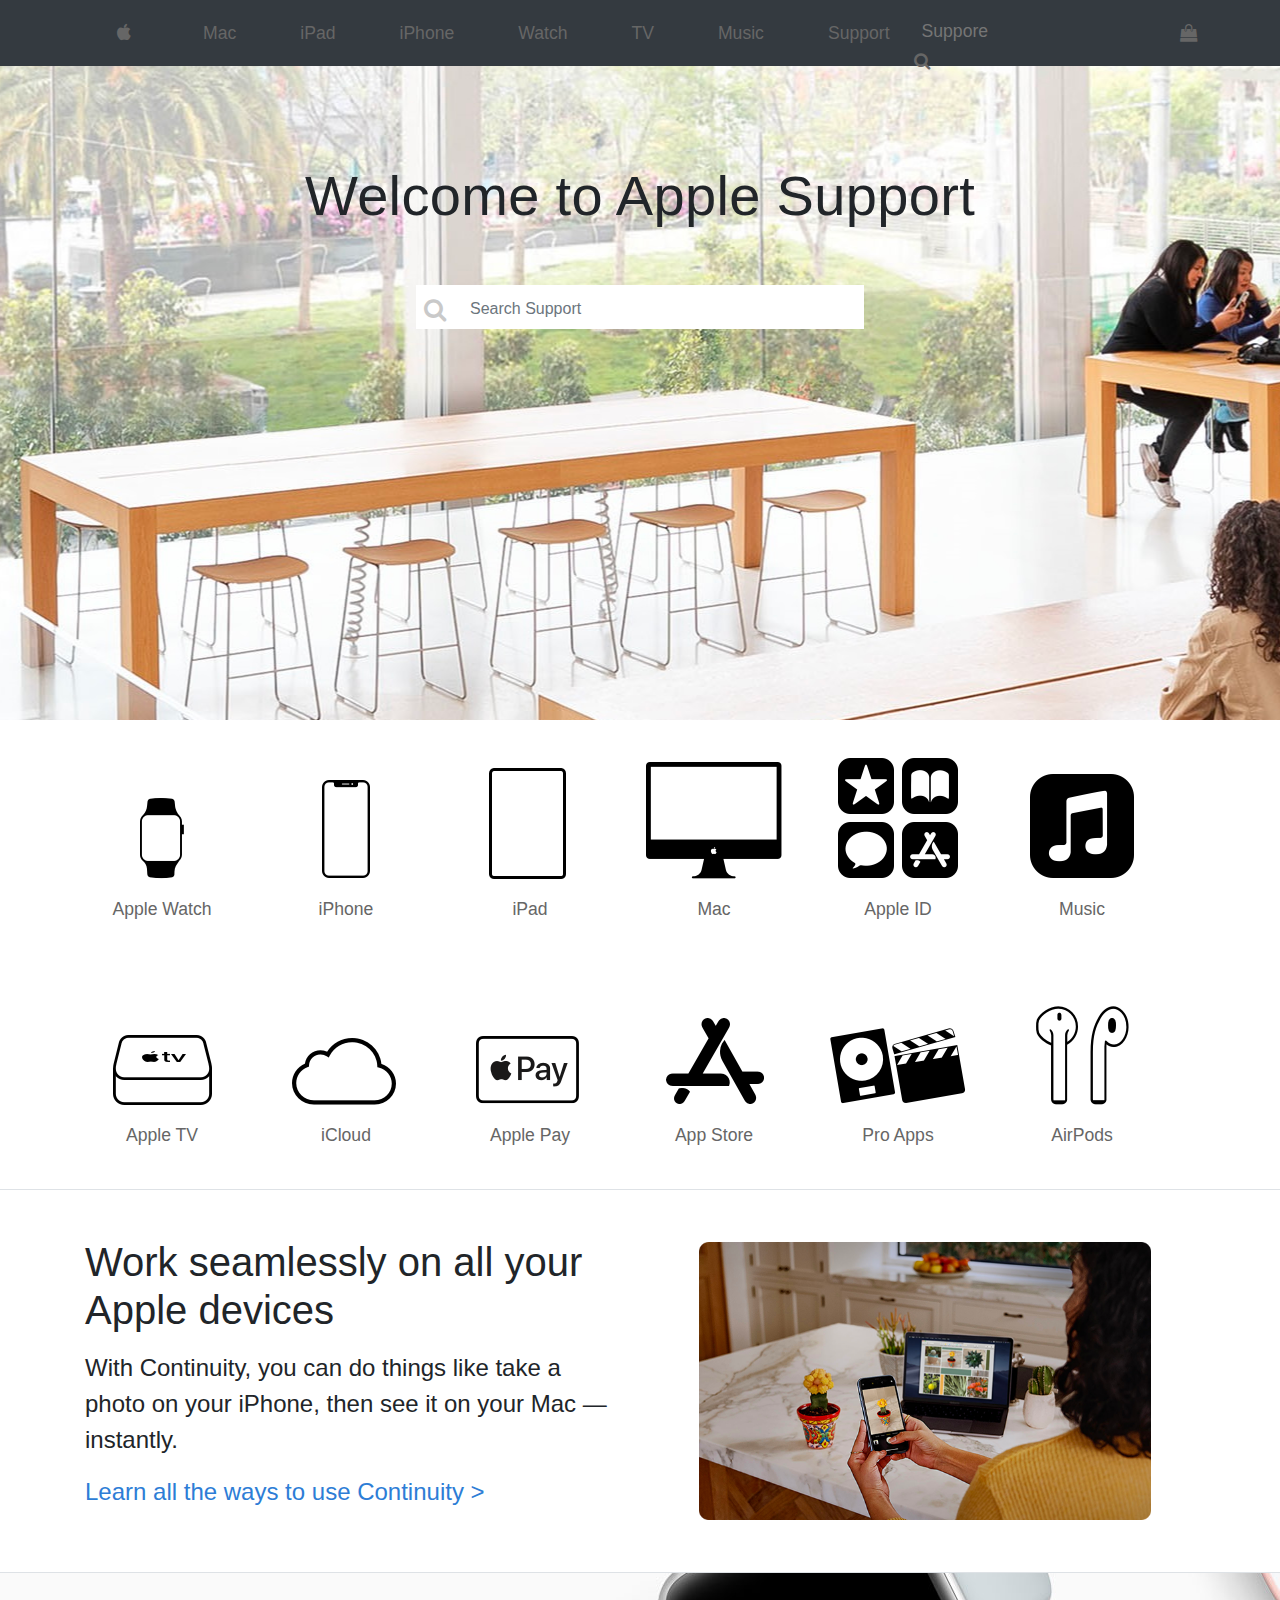
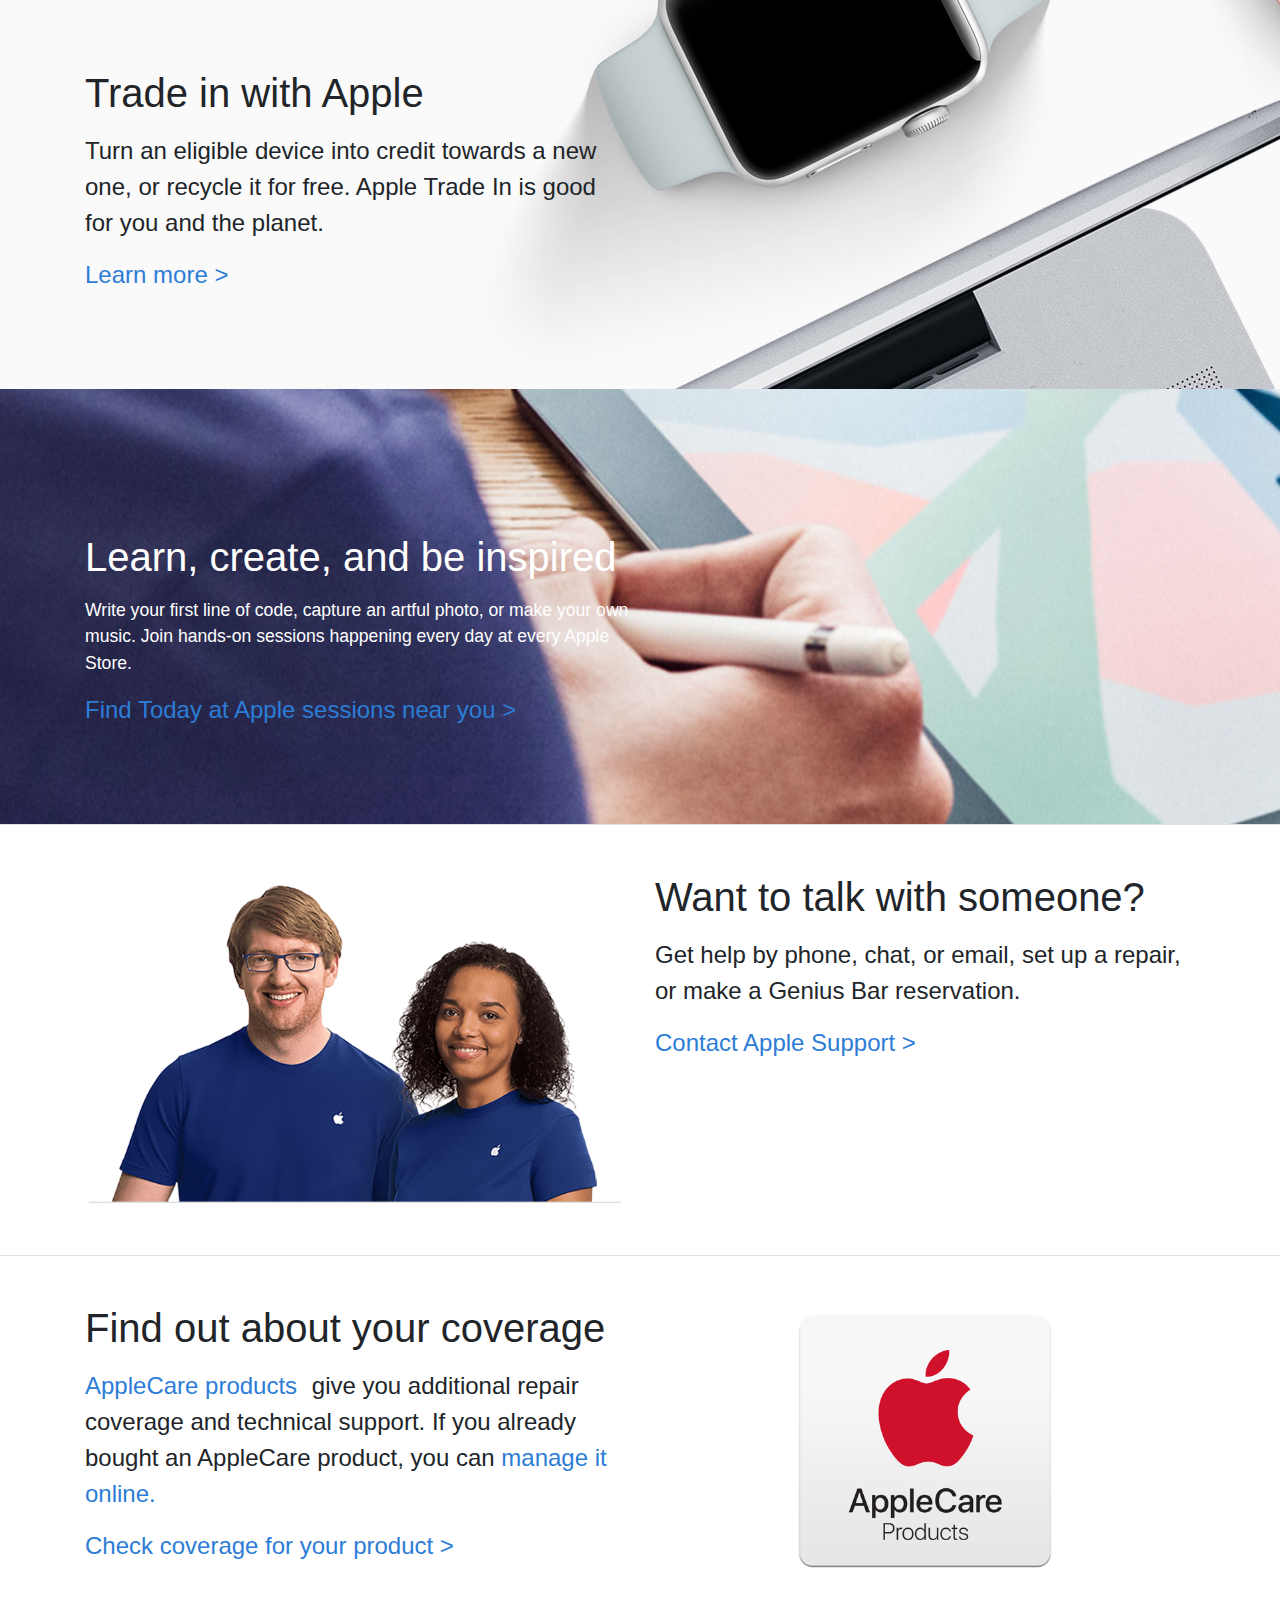
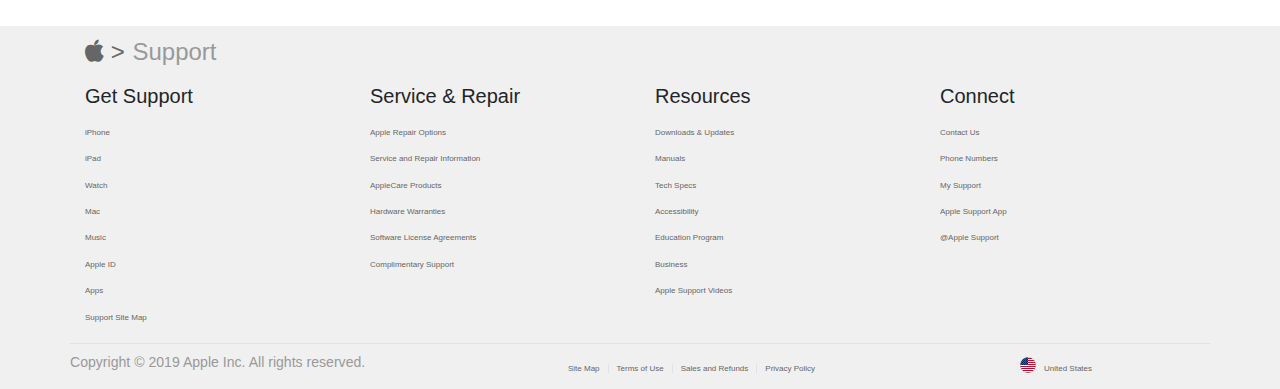
<file: index.html>
<!DOCTYPE html>
<html lang="en">

<head>
    <meta charset="UTF-8">
    <meta name="viewport" content="width=device-width, initial-scale=1.0">
    <meta http-equiv="X-UA-Compatible" content="ie=edge">
    <link rel="stylesheet" href="css/bootstrap.css">
    <link rel="stylesheet" href="css/index.css">
    <title>Apple 首页</title>
</head>
<body>
    <div id="banner">
        <div id="header"></div>
        <div id="banner_child" class="text-center mt-5">
            <h1 class="p-5">Welcome to Apple Support</h1>
            <div id="search" class="m-auto bg-white pt-1">
                <form class="form-inline" role="form">
                    <i class="fa fa-search p-2 "></i>
                    <div class="form-group ml-2">
                        <label class="sr-only" for="name">名称</label>
                        <input type="text" class="form-control p-2 border-0 w-100" id="name" placeholder="Search Support">
                    </div>
                </form>
                <div id="ul_list" class="text-left border-top p-3 clearfix">
                    <h3>Quick Links</h3>
                    <ul class="list-unstyled ">
                        <li><a href="#">Apple ID Account Page</a></li>
                        <li><a href="#">Manuals</a></li>
                        <li><a href="#">Tech Specs</a></li>
                        <li><a href="#">Apple Support Communities</a></li>
                        <li><a href="#">Contack Apple Support</a></li>
                    </ul>
                </div>
            </div>

        </div>
    </div>
    <div class="container p-0">
        <ul id="list_apple" class="list-unstyled clearfix">
            <!-- <li>
                <a href="">
                    <p><img src="" alt=""></p>
                    <span>123</span>
                </a>
            </li> -->
        </ul>
    </div>
    <div class="border-top border-bottom pt-5 pb-5">
        <div class="container">
            <div class="row">
                <div class="col-lg-6 col-md-12">
                    <h1>Work seamlessly on all your Apple devices</h1>
                    <p class="pt-2 p_size">With Continuity, you can do things like take a photo on your iPhone, then see it on your Mac — instantly.</p>
                    <a href="#" class="pr-2 a_color" >Learn all the ways to use Continuity  &gt;
                    </a>
                </div>
                <div class="col-lg-6 col-md-12">
                    <img class="img-thumbnail border-0" src="img/featured-section-home-continuity_2x.png" alt="">
                </div>
            </div>
        </div>
    </div>
    <div class="iphone pt-5  pb-5">
        <div class="container">
           <div class="row pt-5 pb-5" >
                <div class="col-lg-6 col-md-12">
                    <h1>Trade in with Apple</h1>
                    <p class="pt-2 p_size">Turn an eligible device into credit towards a new one, or recycle it for free. Apple Trade In is good for you and the planet.</p>
                    <a href="#" class="pr-2 a_color" >Learn more  &gt;
                    </a>
                </div>
            </div>
        </div>
    </div>
    <section id="body_section">
        <div class="container pt-5 pb-5">
            <div class="w-50 pt-5 pb-5">
                <h1 class="mt-5">Learn, create, and be inspired</h1>
                <p class="mt-3">Write your first line of code, capture an artful photo, or make your own music. Join hands-on sessions happening every day at every Apple Store.</p>
                <a href="#" class="pr-2 a_color" >Find Today at Apple sessions near you  &gt;
                </a>
            </div>
        </div>
    </section>
    <div class="border-top border-bottom pt-5 pb-5">
        <div class="container">
            <div class="row">
                <div class="col-lg-6 col-md-12">
                    <img class="img-thumbnail border-0" src="img/artcol-contentlink-expert_2x.png" alt="">
                </div>
                <div class="col-lg-6 col-md-12">
                    <h1>Want to talk with someone?</h1>
                    <p class="pt-2 p_size">Get help by phone, chat, or email, set up a repair, or make a Genius Bar reservation.</p>
                    <a href="#" class="pr-2 a_color" >Contact Apple Support  &gt;
                    </a>
                </div>
            </div> 
        </div>
    </div>


    <div class="pt-5  pb-5">
        <div class="container">
            <div class="row">
                <div class="col-lg-6 col-md-12">
                        <h1>Find out about your coverage</h1>
                        <p class="pt-2 p_size">
                            <a href="#" class="pr-2 a_color">AppleCare products</a> give you additional repair coverage and technical support. If you already bought an AppleCare product, you can 
                            <a href="#" class="pr-2 a_color">manage it online.</a>
                        </p>
                        <a href="#" class="pr-2 a_color" >Check coverage for your product  &gt;
                        </a>
                </div>
                <div class="col-lg-6 col-md-12">
                    <img class="img-thumbnail border-0" src="img/applecare-products_2x.png" alt="">
                </div>
                
            </div>
        </div>
    </div>
    <div id="footer"></div>
    <script src="js/jquery.min.js"></script>
    <script src="js/popper.min.js"></script>
    <script src="js/bootstrap.min.js"></script>
    <script src="js/base.js"></script>
    <script src="js/index.js"></script>
</body>

</html>
</file>
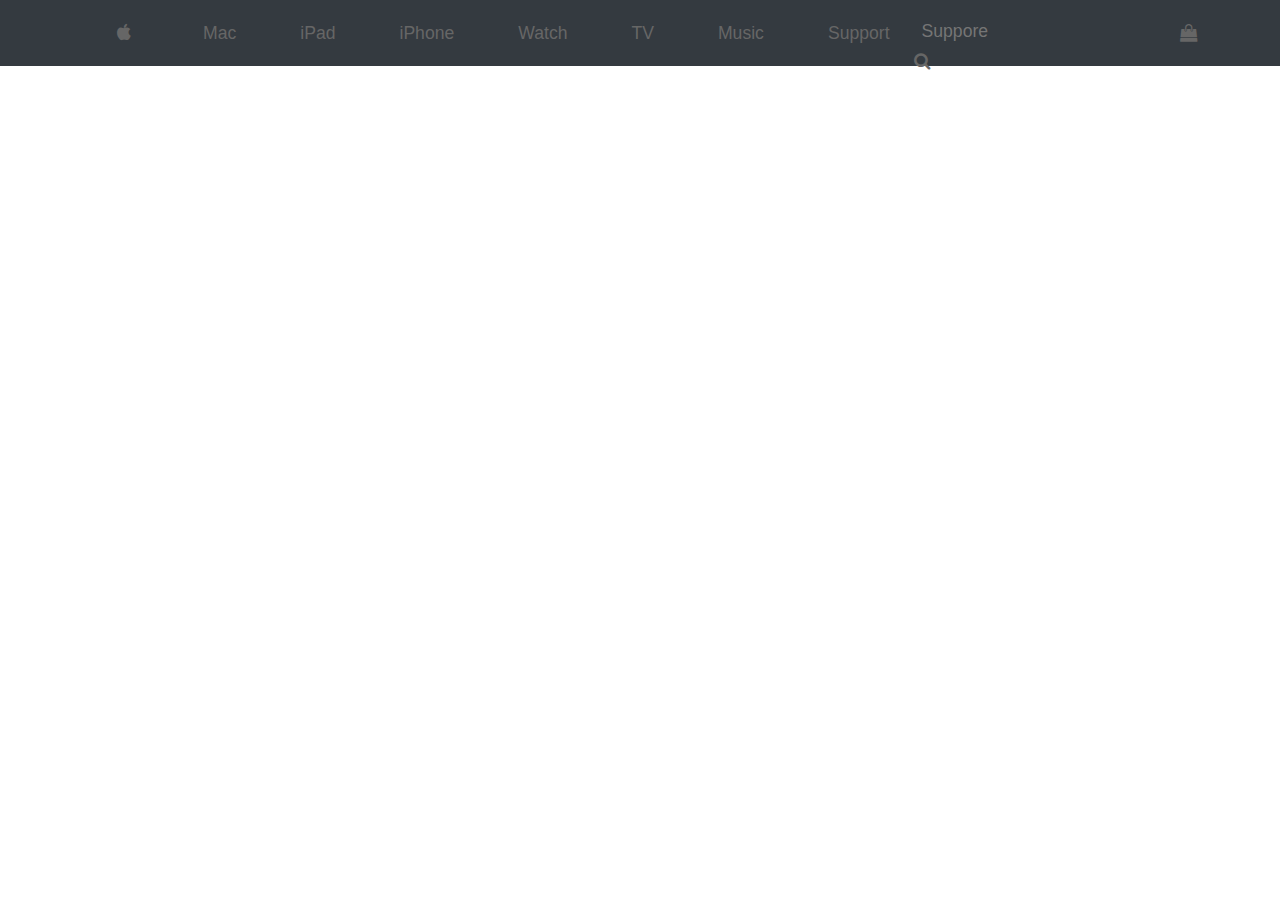
<file: mac.html>
<!DOCTYPE html>
<html lang="en">
<head>
    <meta charset="UTF-8">
    <meta name="viewport" content="width=device-width, initial-scale=1.0">
    <meta http-equiv="X-UA-Compatible" content="ie=edge">
    <link rel="stylesheet" href="css/bootstrap.css">
    <link rel="stylesheet" href="css/index.css">
    <title>Mac-Apple</title>
</head>
<body>
    <div id="header">   </div>
    <div></div>
    <script src="js/jquery.min.js"></script>
    <script src="js/popper.min.js"></script>
    <script src="js/bootstrap.min.js"></script>
    <script src="js/base.js"></script>
</body>
</html>
</file>
<file: css/index.css>
/* 头部媒体查询 */

/* 媒体查询 */

@media screen and (min-width:991px) {
    .hidden_md {
        display: none;
    }
}

@media screen and (max-width:991px) and (min-width:567px) {
    .hidden_md,
    .hidden_md_li {
        display: none;
    }
}

@media screen and (max-width:576px) {
    .hidden_about {
        margin-left: 0 !important;
    }
    .hidden_md {
        display: block;
    }
    #banner {
        height: 40rem;
        background: url(../img/hero-banner-homepage.image.small_2x.jpg) no-repeat center center;
    }
}

/* 轮播样式 */

#banner {
    height: 45rem;
    background: url(../img/hero-banner-homepage.image.large_2x.jpg) no-repeat center center;
}
#banner h1 {
    font-size: 3.5rem;
    font-weight: 500;
    letter-spacing: .006em;
}



#search {
    width: 28rem;
    box-sizing: border-box;
}

#search i {
    font-size: 1.5rem;
    color: #C9C9C9;
}

#search input {
    width: 23rem !important;
}
.form-control:focus {
    box-shadow: 0 0 0 0;
  }

#search ul li {
    padding-left: 1.5rem;
    height: 2.5rem;
}

#search #ul_list {
    display: none;
}
/* 主体样式 */
div.iphone{
    background: url(../img/banner-hero-giveback-support.image.large_2x.jpg) no-repeat center center;
}
.a_color{
    font-size:1.5rem;
    color: #2D7DD6;
}
.p_size{
    font-size:1.5rem;
}
#body_section{
    background: url(../img/today-at-apple-workshop-banner.image.large_2x.jpg) no-repeat center center;
    color: #fff;
}
</file>
